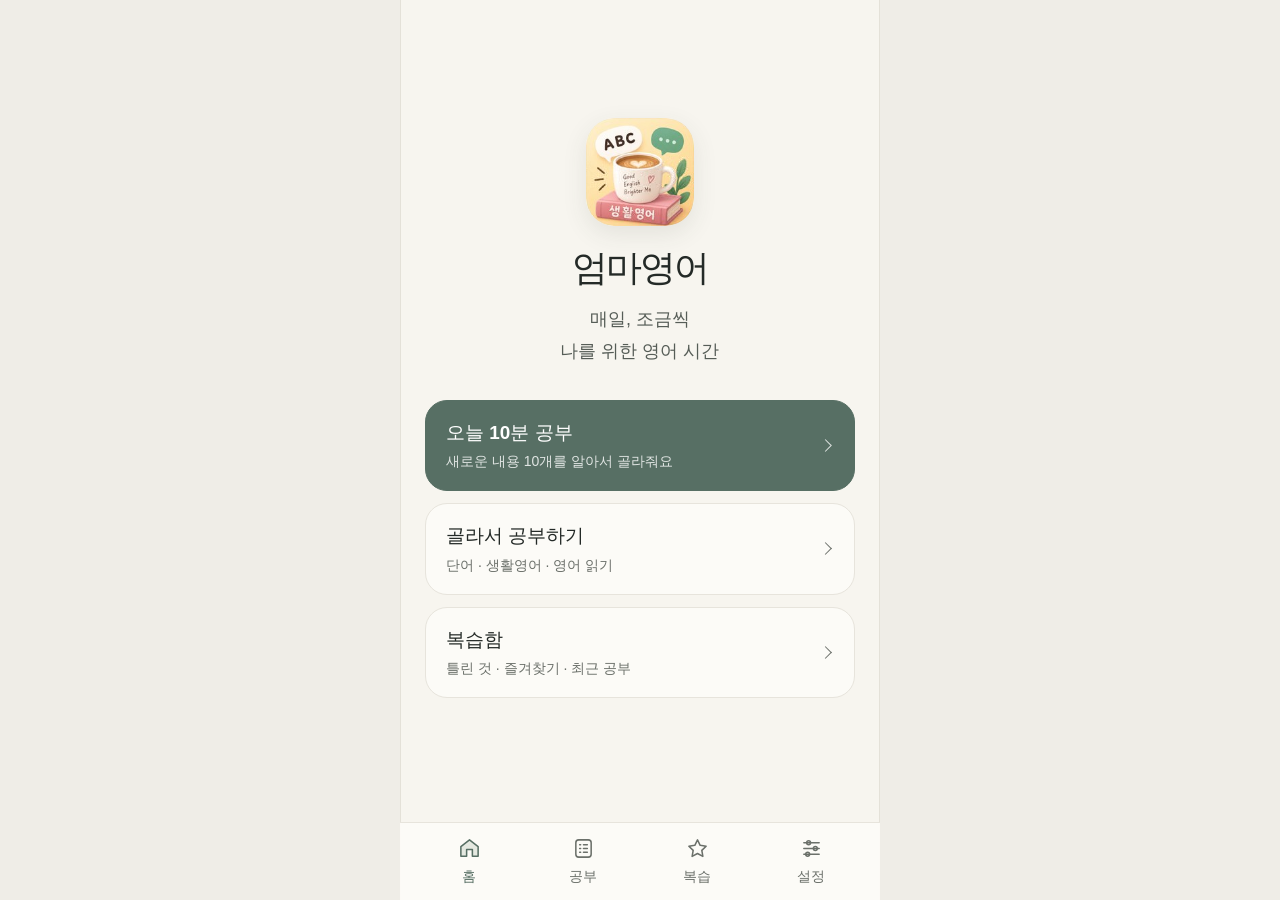
<file: index.html>
<!doctype html>
<html lang="ko">
<head>
  <script defer src="https://cloud.umami.is/script.js" data-website-id="a99a6c7e-1fa4-4572-aada-285b1e8ce1f7"></script>
  <meta charset="utf-8">
  <meta name="viewport" content="width=device-width, initial-scale=1">
  <meta name="theme-color" content="#f7f5ef">
  <meta name="description" content="매일, 조금씩 나를 위한 영어 시간. 엄마영어.">
  <meta name="application-name" content="엄마영어">
  <meta name="apple-mobile-web-app-title" content="엄마영어">
  <title>엄마영어</title>
  <link rel="icon" type="image/png" sizes="192x192" href="assets/mom-coffee-icon-192.png?v=3">
  <link rel="apple-touch-icon" sizes="192x192" href="assets/mom-coffee-icon-192.png?v=3">
  <link rel="manifest" href="manifest.webmanifest?v=2">
  <link rel="stylesheet" href="style.css?v=5">
  <script src="data/words/basic.js" defer></script>
  <script src="data/words/food.js" defer></script>
  <script src="data/words/home.js" defer></script>
  <script src="data/words/travel.js" defer></script>
  <script src="data/words/health.js" defer></script>
  <script src="data/words/feelings.js" defer></script>
  <script src="data/words/kind-university.js" defer></script>
  <script src="data/daily.js" defer></script>
  <script src="data/expressions.js" defer></script>
  <script src="data/patterns.js" defer></script>
  <script src="data/reading.js" defer></script>
  <script src="data/catalog.js?v=2" defer></script>
  <script src="data/places.js" defer></script>
  <script src="app.js?v=13" defer></script>
</head>
<body><div class="app"><main id="main" tabindex="-1"></main><nav id="nav" aria-label="주요 메뉴"></nav></div></body>
</html>
</file>
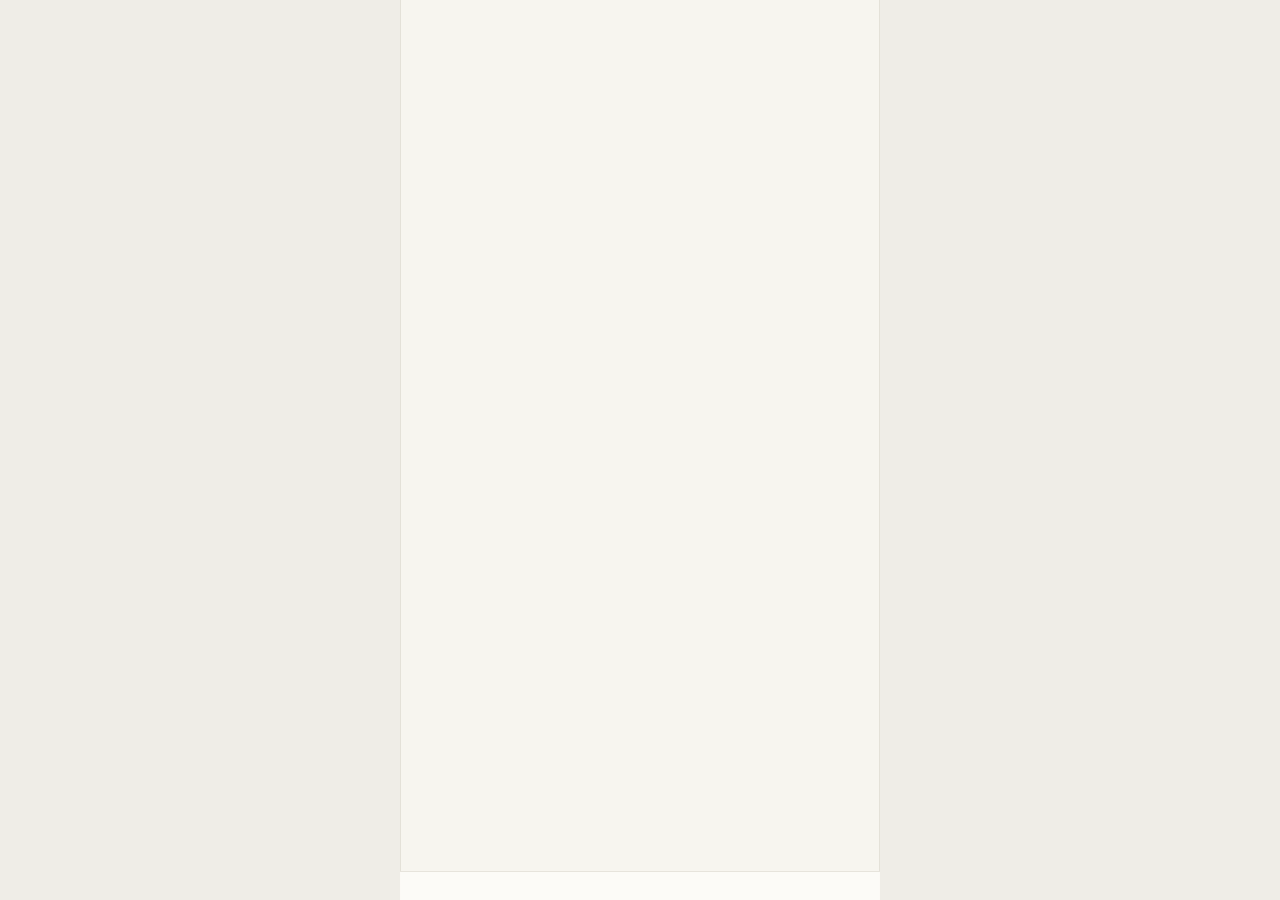
<file: word-to-conversation.html>
<!doctype html>
<html lang="ko">
<head>
  <meta charset="utf-8">
  <meta name="viewport" content="width=device-width, initial-scale=1">
  <meta http-equiv="refresh" content="0; url=./index.html#places">
  <title>장소별 영어 · 엄마영어</title>
</head>
<body>
  <p><a href="./index.html#places">엄마영어 장소별 코스 열기</a></p>
</body>
</html>
</file>
<file: style.css>
:root{font-family:Arial,"Noto Sans KR","Apple SD Gothic Neo",sans-serif;color:#242a27;background:#efede7;font-size:18px;font-synthesis:none;--paper:#f7f5ef;--card:#fcfbf7;--line:#e7e4dc;--muted:#6b706a;--accent:#576f64;--soft:#e5e9e1}*{box-sizing:border-box}body{margin:0}button,a,input{font:inherit}button,a{-webkit-tap-highlight-color:transparent}button{cursor:pointer}button:disabled{cursor:default;opacity:.5}a{color:inherit;text-decoration:none}button:focus-visible,a:focus-visible,input:focus-visible{outline:3px solid #385d50;outline-offset:4px}.app{max-width:480px;min-height:100dvh;margin:auto;background:var(--paper)}main{min-height:100dvh;padding:32px 24px 126px}h1{font-size:1.65rem;font-weight:500;letter-spacing:-.06em;margin:20px 0 25px}h2{font-size:1.15rem;font-weight:500;margin:0 0 16px}p{line-height:1.7}.muted{color:var(--muted);font-size:.88rem}.home{padding-top:72px}.home h1{font-size:2rem;margin-bottom:18px}.intro{margin:0 0 42px;color:#565d57;font-size:1rem;line-height:1.8}.primary,.secondary{display:flex;align-items:center;justify-content:center;gap:14px;min-height:60px;border-radius:18px;border:1px solid transparent;width:100%;padding:16px 18px;line-height:1.4}.primary{background:var(--accent);color:white}.secondary{background:transparent;border-color:#dcded5;color:#343e38}.primary:disabled{background:#85958c}.home .primary{margin-bottom:40px}.chevron{width:9px;height:9px;border-right:1.5px solid currentColor;border-top:1.5px solid currentColor;transform:rotate(45deg);flex-shrink:0;margin-right:4px}.primary .chevron{margin-left:8px}.group{background:var(--card);border:1px solid var(--line);border-radius:22px;padding:5px 18px}.row{display:flex;align-items:center;gap:14px;width:100%;min-height:73px;padding:18px 0;background:none;border:0;border-bottom:1px solid var(--line);text-align:left;color:inherit}.row:last-child{border-bottom:0}.row .chevron{margin-left:auto;color:var(--muted)}.row svg{width:24px;height:24px;flex-shrink:0}.list{display:grid;gap:12px}.list .row{padding:18px 16px;border:1px solid var(--line);border-radius:20px;background:var(--card);min-height:84px}.number{display:grid;place-items:center;width:42px;height:46px;border-radius:15px;background:var(--soft);font-size:.9rem;flex-shrink:0}.row-title{display:block;font-size:1rem;line-height:1.5}.row-desc{display:block;color:var(--muted);font-size:.78rem;margin-top:3px;line-height:1.5}.top{display:flex;align-items:center;gap:12px;min-height:44px}.back{display:grid;place-items:center;width:44px;height:44px;margin-left:-12px;border:0;background:none;border-radius:50%}.back .chevron{transform:rotate(225deg);margin:0}.top-label{font-size:.9rem}.counter{margin-left:auto;font-size:.85rem;color:var(--muted)}.progress{height:5px;border-radius:8px;background:#e3e4dc;overflow:hidden;margin:17px 0 24px}.progress span{height:100%;display:block;background:#8b9b8d}.question{position:relative;display:flex;flex-direction:column;justify-content:center;align-items:center;text-align:center;min-height:210px;padding:28px 20px;background:var(--card);border:1px solid var(--line);border-radius:22px;margin-bottom:16px}.instruction{font-size:.85rem;margin:0 0 24px;color:#545b55}.english{font-size:2.1rem;line-height:1.35;letter-spacing:-.035em;margin:0;overflow-wrap:anywhere}.star{position:absolute;right:12px;top:12px;background:none;border:none;width:44px;height:44px;color:var(--accent)}.star svg{width:24px;height:24px}.star[aria-pressed=true] svg{fill:var(--soft)}.options{display:grid;gap:10px;margin:0 0 22px}.option{display:flex;align-items:center;gap:16px;min-height:62px;border:1px solid var(--line);border-radius:16px;background:var(--card);padding:15px 20px;text-align:left;color:inherit}.radio{width:21px;height:21px;border:2px solid #d9dcd2;background:var(--paper);border-radius:50%;flex-shrink:0}.option.selected{background:var(--accent);color:white;border-color:var(--accent)}.option.selected .radio{background:white;border:5px solid #a6b6a9}.answer{background:var(--soft);padding:16px;border-radius:14px;line-height:1.6;margin:0 0 18px}.answer small{display:block;font-size:.85rem}.complete{text-align:center;padding-top:65px}.check{width:82px;height:82px;display:grid;place-items:center;border-radius:50%;background:#eaece3;margin:0 auto 28px;color:var(--accent);font-size:2.3rem}.complete h1{font-size:1.5rem}.complete p{color:var(--muted);margin-bottom:48px}.complete .secondary{margin-top:12px}.empty{text-align:center;padding:48px 15px}.empty p{color:var(--muted);font-size:.95rem}.empty .secondary{margin-top:30px}.mic{display:grid;place-items:center;width:76px;height:76px;margin:28px auto 18px;background:var(--accent);color:white;border-radius:50%}.mic svg{width:30px;height:30px}.center{text-align:center}.settings{display:grid;gap:20px}.setting{padding:20px;background:var(--card);border:1px solid var(--line);border-radius:20px}.setting legend{padding:0 6px}.choices{display:flex;flex-wrap:wrap;gap:14px}.choices label{display:flex;align-items:center;gap:8px;min-height:44px}input{accent-color:var(--accent)}nav{position:fixed;bottom:0;left:50%;transform:translateX(-50%);width:min(100%,480px);background:rgba(252,251,247,.97);border-top:1px solid var(--line);display:grid;grid-template-columns:repeat(4,1fr);padding:14px 12px calc(14px + env(safe-area-inset-bottom));z-index:2}nav a{display:flex;flex-direction:column;align-items:center;gap:7px;color:var(--muted);font-size:.78rem;min-height:46px}nav svg{width:23px;height:23px}nav a[aria-current=page]{color:var(--accent);font-weight:bold}nav a[aria-current=page] svg{fill:var(--soft)}svg{fill:none;stroke:currentColor;stroke-width:1.6;stroke-linecap:round;stroke-linejoin:round}.small-note{font-size:.8rem;color:var(--muted);line-height:1.6;margin-top:26px}@media(min-width:650px){.app{border-left:1px solid #e4e1d8;border-right:1px solid #e4e1d8}main{padding-top:46px}.home{padding-top:95px}}@media(max-width:360px){main{padding-left:18px;padding-right:18px}.list .row{padding:16px 12px;gap:10px}}@media(prefers-reduced-motion:no-preference){button,a{transition:background-color .15s,color .15s}}
.study-card{position:relative;background:var(--card);border:1px solid var(--line);border-radius:20px;padding:25px 52px 24px 20px}.speak-word{display:block;max-width:100%;padding:6px 0;border:0;background:none;color:var(--accent);font-size:1.45rem;text-align:left;line-height:1.4;overflow-wrap:anywhere}.speak-word span{font-size:1rem}.translation{margin:10px 0 0;font-size:1.1rem}.study-actions{display:grid;gap:12px;margin:28px 0 0}.result-score{text-align:center;background:var(--soft);padding:28px 16px;border-radius:22px;margin-bottom:28px}.result-score strong{font-size:2.4rem;font-weight:500;color:var(--accent)}.result-score p{margin-bottom:0}.option:disabled{opacity:1}.option{overflow-wrap:anywhere}#speech-status:empty{display:none}

/* 2026-09 simplified home/navigation */
.home{padding-top:48px;text-align:center}
.home-icon{display:block;width:108px;height:108px;object-fit:cover;border-radius:28px;margin:0 auto 18px;box-shadow:0 8px 24px rgba(54,65,59,.10)}
.home h1{margin:8px 0 10px}
.home .intro{margin:0 0 32px}
.home-choices{display:grid;gap:12px;text-align:left}
.home-choice{display:flex;align-items:center;gap:14px;min-height:86px;padding:18px 20px;border:1px solid var(--line);border-radius:22px;background:var(--card)}
.home-choice>span:first-child{display:block;min-width:0}
.home-choice strong{display:block;font-size:1.05rem;font-weight:600;line-height:1.45}
.home-choice small{display:block;margin-top:5px;color:var(--muted);font-size:.78rem;line-height:1.5}
.home-choice .chevron{margin-left:auto;color:var(--muted)}
.home-choice.today-choice{background:var(--accent);border-color:var(--accent);color:#fff}
.home-choice.today-choice small,.home-choice.today-choice .chevron{color:rgba(255,255,255,.82)}
@media(min-width:650px){.home{padding-top:72px}}

#place-cards { margin-top: 16px; }
#place-cards .speak-word, #place-cards summary { min-height: 44px; }
#place-cards summary { padding-block: 12px; cursor: pointer; }
#place-cards details { margin-top: 8px; }
</file>
